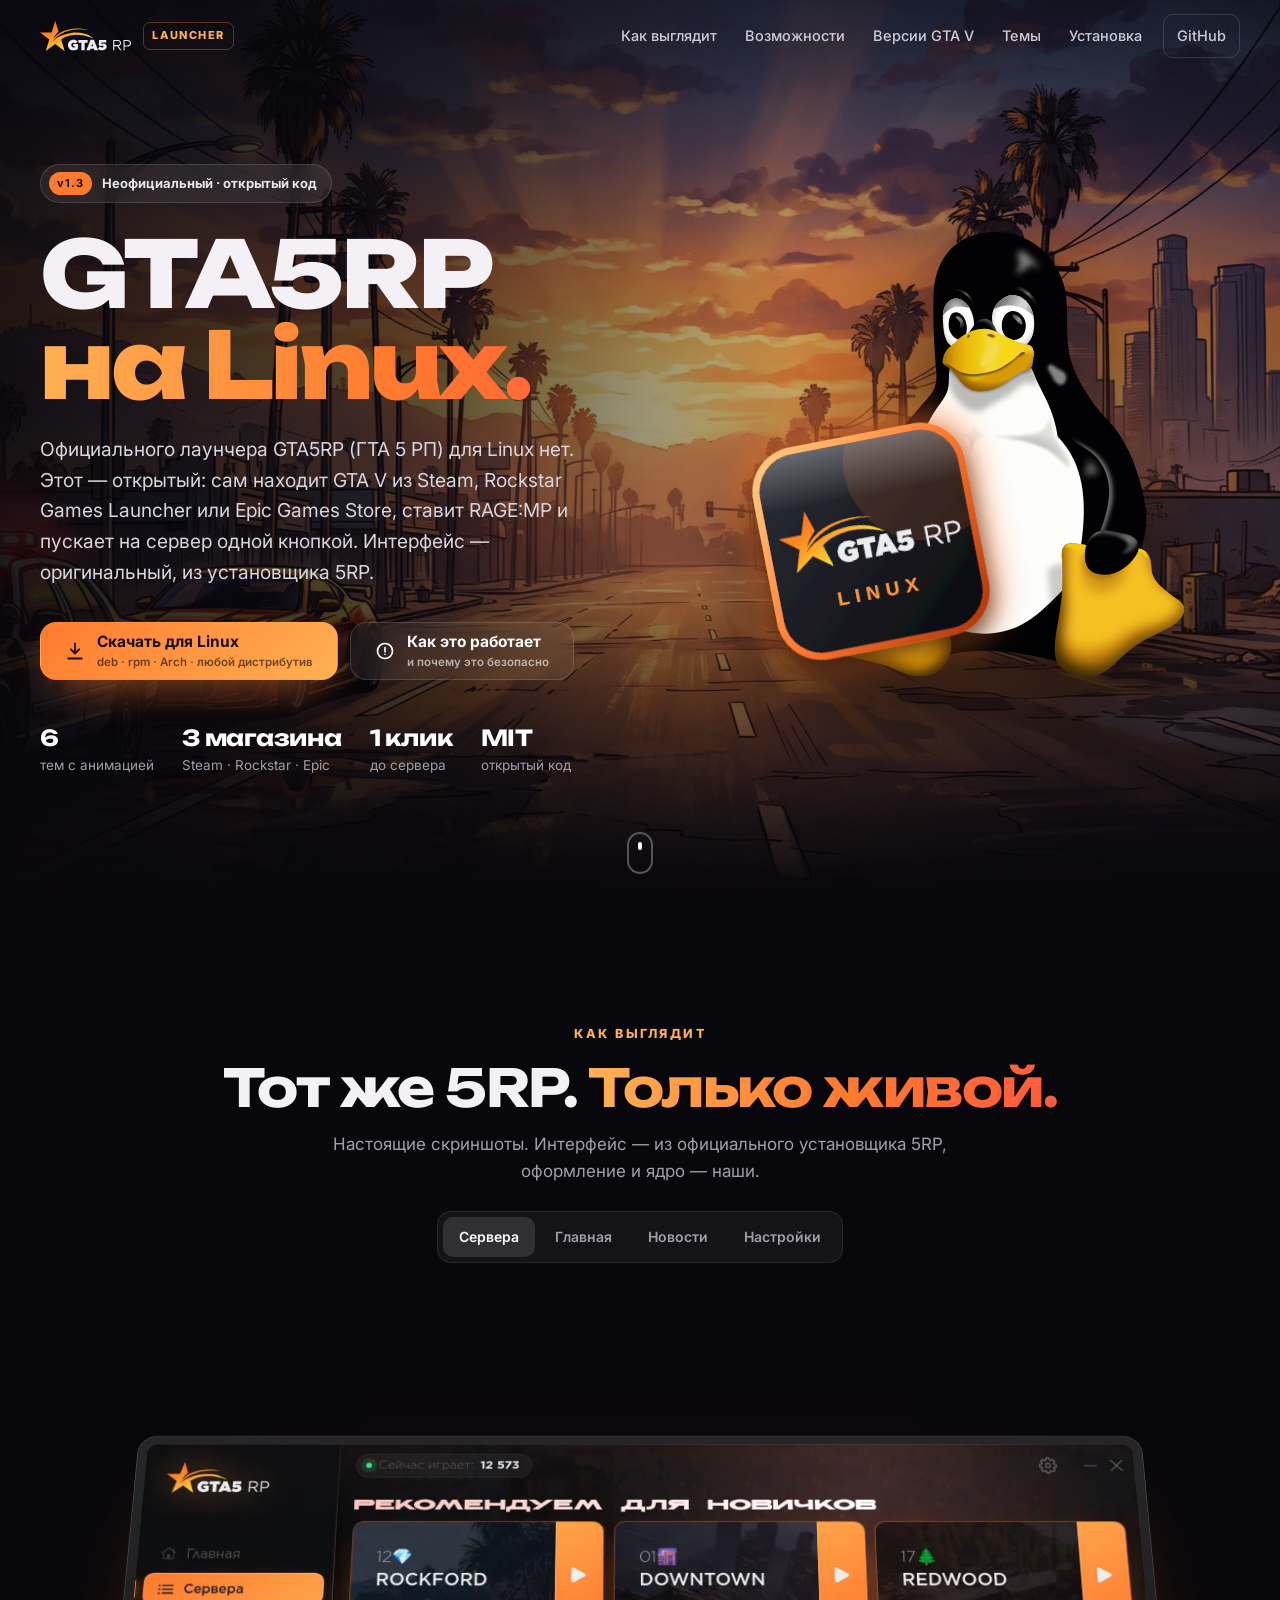
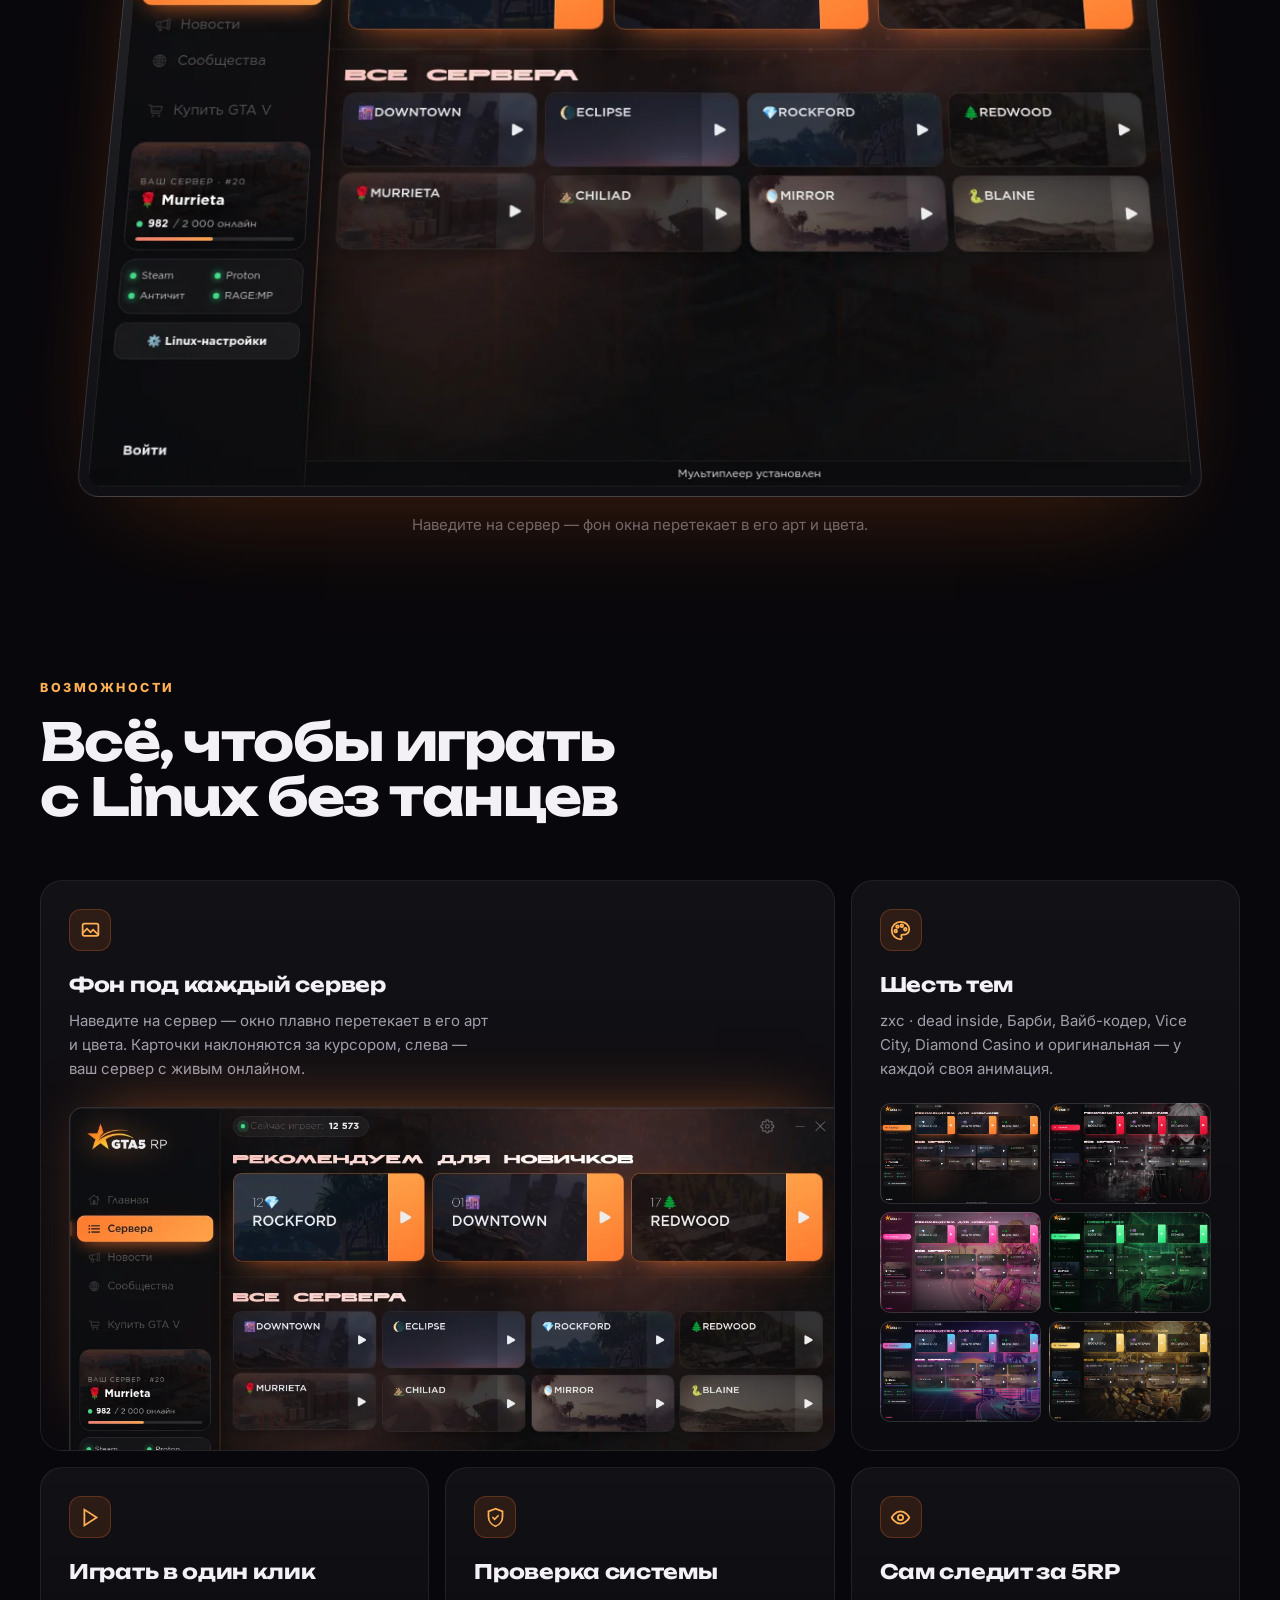
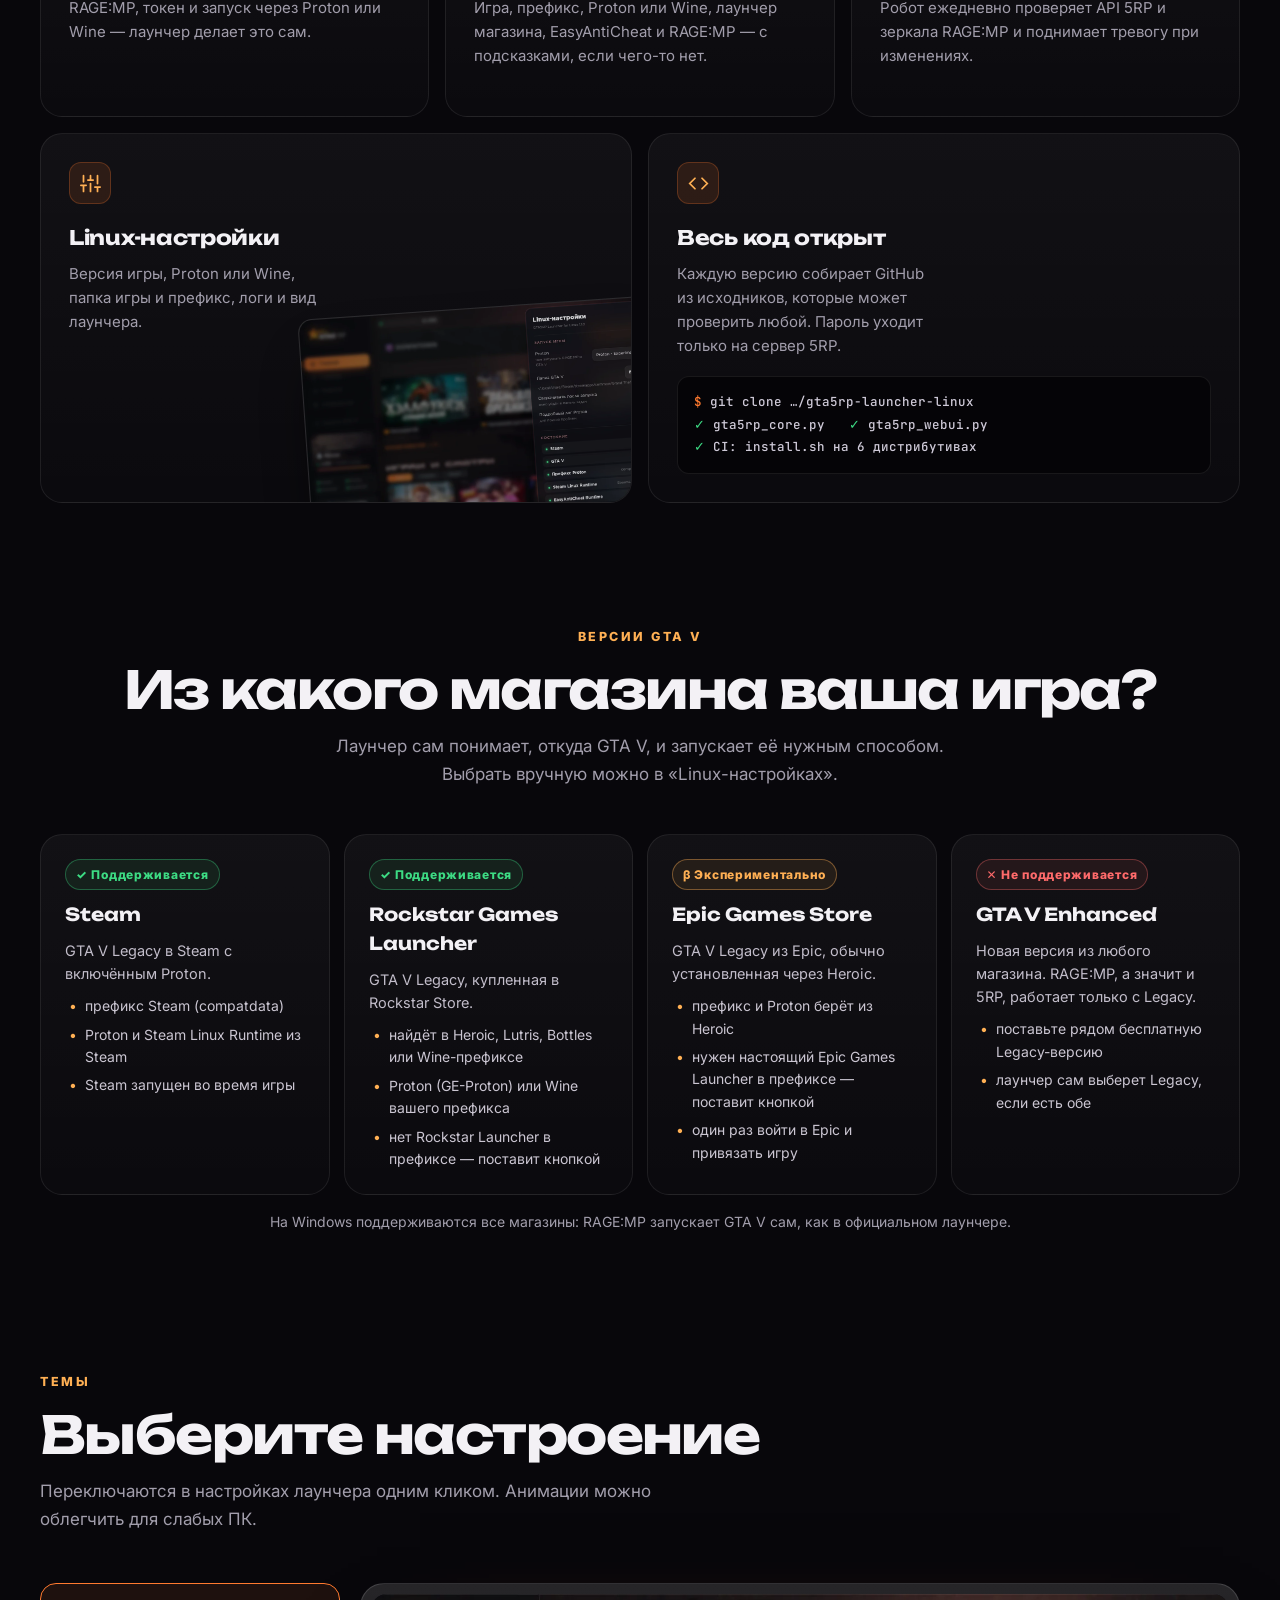
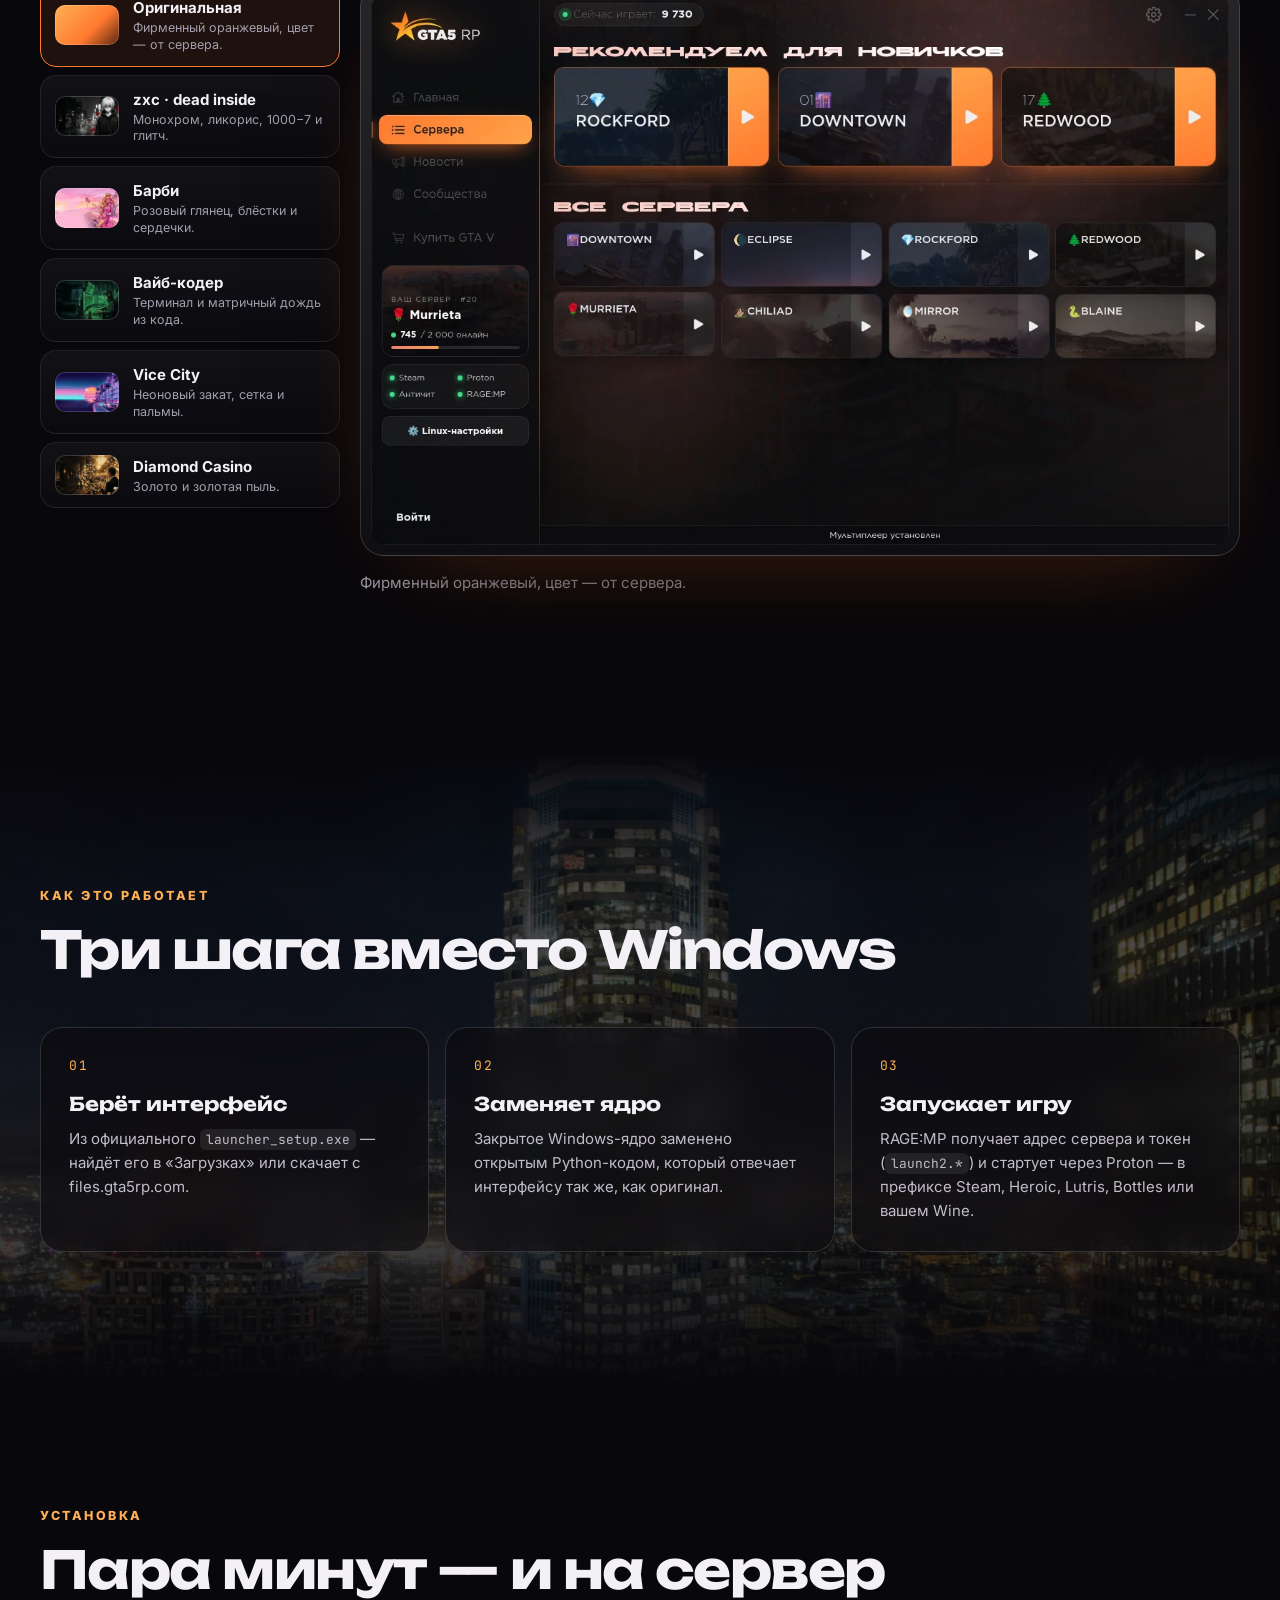
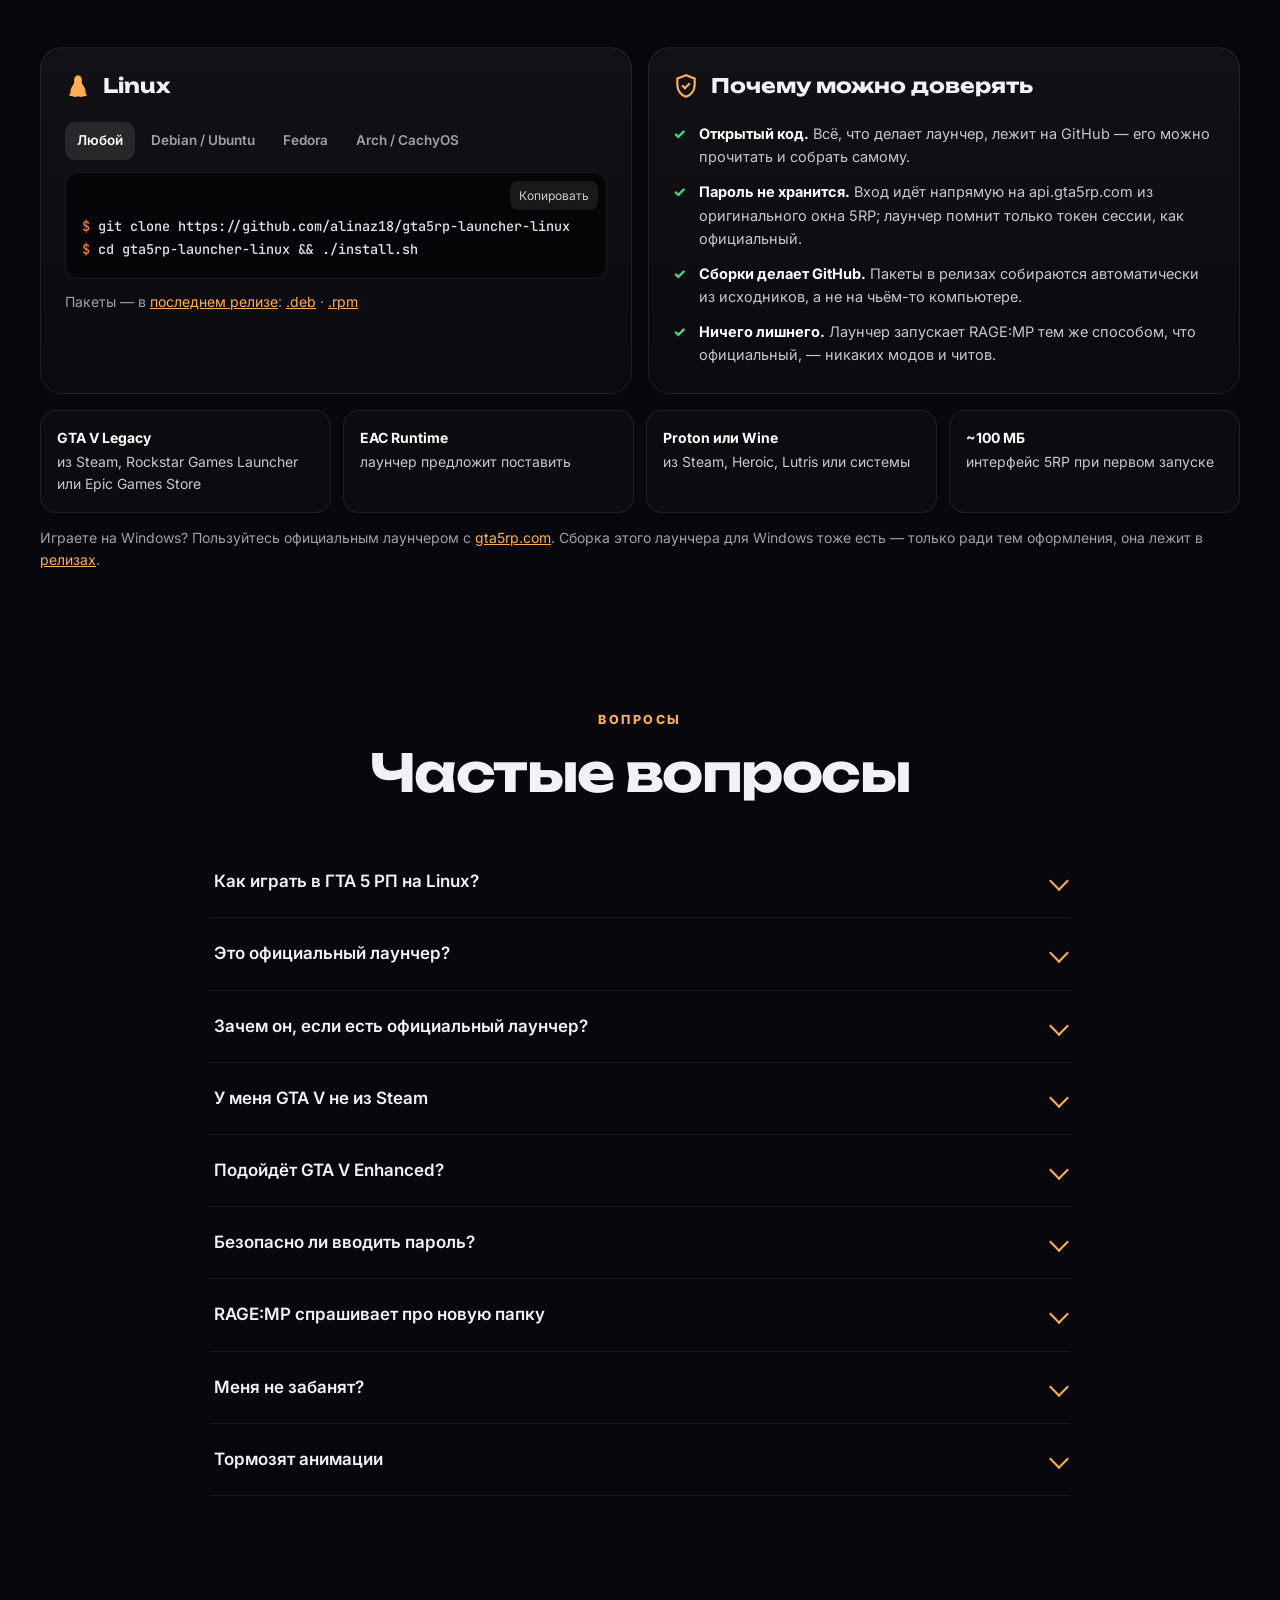
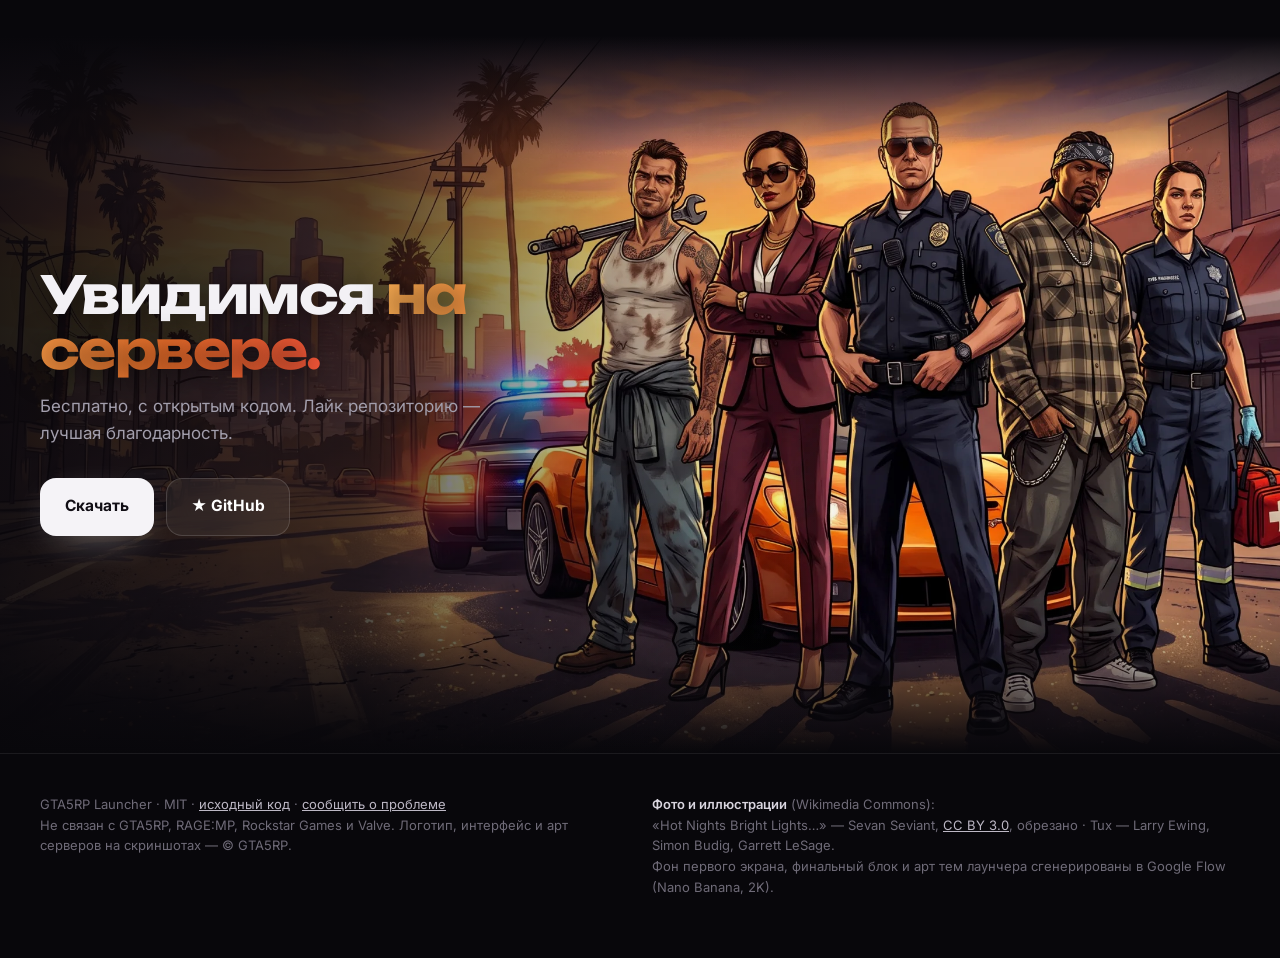
<file: docs/index.html>
<!doctype html>
<html lang="ru">
<head>
<meta charset="utf-8">
<meta name="viewport" content="width=device-width, initial-scale=1">
<title>ГТА 5 РП на Linux — лаунчер GTA5RP для Линукса (GTA 5 RP Linux)</title>
<meta name="description" content="Как играть в ГТА 5 РП (GTA5RP) на Linux: бесплатный открытый лаунчер находит GTA V из Steam, Rockstar Games Launcher или Epic Games Store, ставит RAGE:MP и пускает на сервер 5RP одной кнопкой. Ubuntu, Mint, Fedora, Arch.">
<link rel="canonical" href="https://alinaz18.github.io/gta5rp-launcher-linux/">
<meta name="robots" content="index, follow, max-image-preview:large">
<meta name="yandex-verification" content="ab14314911d88afb" />
<meta property="og:type" content="website">
<meta property="og:url" content="https://alinaz18.github.io/gta5rp-launcher-linux/">
<meta property="og:locale" content="ru_RU">
<meta property="og:site_name" content="GTA5RP Launcher for Linux">
<meta property="og:title" content="ГТА 5 РП на Linux — открытый лаунчер GTA5RP">
<meta property="og:description" content="Играй на GTA5RP с Linux: оригинальный интерфейс, живой фон под сервер, шесть тем, GTA V из Steam, Rockstar и Epic.">
<meta property="og:image" content="https://alinaz18.github.io/gta5rp-launcher-linux/shots/servers.webp">
<meta name="twitter:card" content="summary_large_image">
<meta name="theme-color" content="#08070b">
<link rel="icon" href="icon.svg" type="image/svg+xml">
<link rel="preload" as="image" href="img/hero-flow.webp">
<link rel="preconnect" href="https://fonts.googleapis.com">
<link rel="preconnect" href="https://fonts.gstatic.com" crossorigin>
<link href="https://fonts.googleapis.com/css2?family=Inter:wght@400;500;600;700;800&family=Unbounded:wght@600;700;800&family=JetBrains+Mono:wght@500&display=swap" rel="stylesheet">
<script type="application/ld+json">[{"@context": "https://schema.org", "@type": "SoftwareApplication", "name": "GTA5RP Launcher for Linux", "alternateName": ["ГТА 5 РП лаунчер для Linux", "GTA 5 RP Linux launcher"], "url": "https://alinaz18.github.io/gta5rp-launcher-linux/", "applicationCategory": "GameApplication", "operatingSystem": "Linux, Windows", "softwareVersion": "1.3.0", "license": "https://opensource.org/licenses/MIT", "inLanguage": "ru", "image": "https://alinaz18.github.io/gta5rp-launcher-linux/shots/servers.webp", "downloadUrl": "https://github.com/alinaz18/gta5rp-launcher-linux/releases/latest", "offers": {"@type": "Offer", "price": "0", "priceCurrency": "RUB"}, "description": "Открытый лаунчер GTA5RP (ГТА 5 РП) для Linux: GTA V из Steam, Rockstar или Epic, RAGE:MP и вход на сервер одной кнопкой."}, {"@context": "https://schema.org", "@type": "FAQPage", "mainEntity": [{"@type": "Question", "name": "Как играть в ГТА 5 РП на Linux?", "acceptedAnswer": {"@type": "Answer", "text": "Установите GTA V Legacy (Steam, Rockstar Games Launcher или Epic Games Store) и этот лаунчер: он сам найдёт игру и Proton, поставит RAGE:MP и подключит к серверу GTA5RP. Официального лаунчера GTA5RP для Linux нет."}}, {"@type": "Question", "name": "Какие версии GTA V подходят для GTA5RP на Linux?", "acceptedAnswer": {"@type": "Answer", "text": "GTA V Legacy из Steam и Rockstar Games Launcher; из Epic Games Store — экспериментально. GTA V Enhanced RAGE:MP не поддерживает."}}, {"@type": "Question", "name": "Это официальный лаунчер GTA5RP?", "acceptedAnswer": {"@type": "Answer", "text": "Нет. Это независимый проект с открытым кодом, не связанный с GTA5RP, RAGE Multiplayer, Rockstar Games или Valve."}}]}]</script>
<style>
:root {
  --bg: #08070b; --bg2: #0e0c12; --text: #f3f1f5; --muted: #a29eac; --dim: #6f6b78;
  --line: rgba(255,255,255,.08); --line2: rgba(255,255,255,.14);
  --or: #ff7a2f; --or2: #ffb054; --accent: #ff7a2f;
  --card: linear-gradient(180deg, rgba(255,255,255,.045), rgba(255,255,255,.015));
  --r: 22px;
}
* { box-sizing: border-box; }
html { scroll-behavior: smooth; }
body { margin: 0; background: var(--bg); color: var(--text); font: 16px/1.6 Inter, system-ui, sans-serif; -webkit-font-smoothing: antialiased; overflow-x: hidden; }
a { color: inherit; } img { display: block; max-width: 100%; }
::selection { background: var(--or); color: #140b04; }
.wrap { width: min(1200px, 100% - 40px); margin: 0 auto; }
.display { font-family: Unbounded, Inter, sans-serif; letter-spacing: -.02em; }
.grad { background: linear-gradient(92deg, var(--or2) 0%, var(--or) 55%, #ff5a3c 100%); -webkit-background-clip: text; background-clip: text; color: transparent; }

/* ---------------------------------------------------------------- навигация */
.nav { position: fixed; inset: 0 0 auto; z-index: 50; transition: background .4s, border-color .4s, backdrop-filter .4s; border-bottom: 1px solid transparent; }
.nav.solid { background: rgba(8,7,11,.72); backdrop-filter: blur(16px) saturate(1.4); border-color: var(--line); }
.nav .wrap { display: flex; align-items: center; justify-content: space-between; height: 72px; }
.brand { display: flex; align-items: center; gap: 12px; text-decoration: none; }
.brand img { height: 30px; width: auto; }
.brand em { font-style: normal; font-size: 11px; font-weight: 800; letter-spacing: .14em; color: var(--or2); padding: 4px 8px; border: 1px solid rgba(255,122,47,.35); border-radius: 7px; }
.nav .links { display: flex; align-items: center; gap: 2px; }
.nav .links a { text-decoration: none; font-size: 14.5px; font-weight: 500; color: #cfcbd6; padding: 9px 13px; border-radius: 10px; transition: color .2s, background .2s; }
.nav .links a:hover { color: #fff; background: rgba(255,255,255,.07); }
.nav .links a.gh { border: 1px solid var(--line2); margin-left: 6px; }
@media (max-width: 860px) { .nav .links a.hm { display: none; } }

/* ---------------------------------------------------------------- кнопки */
.btn { display: inline-flex; align-items: center; gap: 12px; height: 58px; padding: 0 24px; border-radius: 16px; text-decoration: none;
  font-weight: 700; font-size: 15.5px; border: 1px solid var(--line2); background: rgba(255,255,255,.06); color: #fff;
  backdrop-filter: blur(12px); transition: transform .25s cubic-bezier(.2,.8,.2,1), background .25s, box-shadow .25s; }
.btn:hover { transform: translateY(-2px); background: rgba(255,255,255,.1); }
.btn svg { width: 20px; height: 20px; flex: none; }
.btn span small { display: block; font-size: 11.5px; font-weight: 600; opacity: .62; margin-top: -2px; }
.btn.white { background: #f5f3f7; color: #110e15; border-color: transparent; box-shadow: 0 12px 40px -18px rgba(255,255,255,.6); }
.btn.white:hover { background: #fff; }
.btn.orange { background: linear-gradient(135deg, var(--or), var(--or2)); color: #170d04; border-color: transparent; box-shadow: 0 16px 44px -18px var(--or); }

/* ---------------------------------------------------------------- hero */
.hero { position: relative; min-height: 100vh; min-height: 100svh; display: flex; align-items: center; isolation: isolate; overflow: hidden; padding: 110px 0 70px; }
.hero-bg { position: absolute; inset: 0; z-index: -2; background: url(img/hero-flow.webp) 60% 55% / cover no-repeat;
  transform: scale(1.06); animation: kb 26s ease-in-out infinite alternate; will-change: transform; }
@keyframes kb { to { transform: scale(1.14) translate3d(-1.2%, -.8%, 0); } }
.hero-shade { position: absolute; inset: 0; z-index: -1;
  background:
    linear-gradient(90deg, rgba(8,7,11,.9) 0%, rgba(8,7,11,.66) 34%, rgba(8,7,11,.22) 62%, rgba(8,7,11,.45) 100%),
    linear-gradient(180deg, rgba(8,7,11,.55) 0%, rgba(8,7,11,0) 30%, rgba(8,7,11,0) 65%, var(--bg) 100%),
    radial-gradient(60% 50% at 75% 60%, rgba(255,122,47,.18), transparent 70%); }
.hero .wrap { display: grid; grid-template-columns: 1.1fr .9fr; gap: 40px; align-items: center; }
@media (max-width: 980px) { .hero .wrap { grid-template-columns: 1fr; } .hero-art { max-width: 420px; justify-self: center; order: -1; } }
@media (max-width: 600px) { .hero { padding-top: 88px; min-height: auto; align-items: flex-start; } .scroll-hint { display: none; } .hero-art { max-width: 210px; margin-bottom: -10px; } h1 { margin-top: 18px; } .facts { gap: 18px; } }
.eyebrow { display: inline-flex; align-items: center; gap: 10px; font-size: 13px; font-weight: 700; color: #e9e5ee;
  padding: 7px 14px 7px 8px; border-radius: 999px; background: rgba(255,255,255,.07); border: 1px solid var(--line2); backdrop-filter: blur(10px); }
.eyebrow b { font-size: 11px; letter-spacing: .1em; padding: 3px 8px; border-radius: 999px; background: var(--or); color: #170d04; }
h1 { font-family: Unbounded, Inter, sans-serif; font-weight: 800; font-size: clamp(46px, 7.2vw, 100px); line-height: .98; letter-spacing: -.035em; margin: 26px 0 24px; }
h1 .grad { display: block; }
.lead { font-size: clamp(17px, 1.5vw, 19.5px); color: #d9d5df; max-width: 560px; margin: 0 0 34px; }
.cta { display: flex; flex-wrap: wrap; gap: 12px; }
.facts { display: flex; flex-wrap: wrap; gap: 28px; margin-top: 40px; }
.facts div { font-size: 13.5px; color: var(--muted); }
.facts b { display: block; font-family: Unbounded, Inter, sans-serif; font-size: 22px; color: #fff; font-weight: 700; letter-spacing: -.01em; }
.hero-art { position: relative; }
.hero-art img { width: 100%; height: auto; animation: float 7s ease-in-out infinite; filter: drop-shadow(0 40px 50px rgba(0,0,0,.65)); }
@keyframes float { 50% { transform: translateY(-12px); } }
.hero-art::before { content: ""; position: absolute; inset: 14% 8% 6%; border-radius: 50%; z-index: -1;
  background: radial-gradient(circle, rgba(255,122,47,.45), transparent 66%); filter: blur(30px); }
.scroll-hint { position: absolute; left: 50%; bottom: 26px; translate: -50% 0; width: 26px; height: 42px; border-radius: 14px; border: 2px solid rgba(255,255,255,.3); }
.scroll-hint::after { content: ""; position: absolute; left: 50%; top: 8px; width: 4px; height: 8px; margin-left: -2px; border-radius: 2px; background: #fff; animation: wheel 1.8s ease-in-out infinite; }
@keyframes wheel { 60% { transform: translateY(12px); opacity: 0; } }

/* ---------------------------------------------------------------- витрина */
section { position: relative; padding: 120px 0 0; }
.kicker { display: inline-block; font-size: 12.5px; font-weight: 800; letter-spacing: .2em; text-transform: uppercase; color: var(--or2); }
h2 { font-family: Unbounded, Inter, sans-serif; font-weight: 700; font-size: clamp(30px, 4.2vw, 52px); line-height: 1.06; letter-spacing: -.03em; margin: 14px 0 16px; }
.sub { font-size: 17px; color: var(--muted); max-width: 640px; margin: 0; }
.center { text-align: center; } .center .sub { margin: 0 auto; }
.showcase { margin-top: 56px; perspective: 1800px; }
.frame { border-radius: 24px; padding: 10px; background: linear-gradient(180deg, rgba(255,255,255,.12), rgba(255,255,255,.03)); border: 1px solid var(--line2);
  box-shadow: 0 60px 140px -60px rgba(0,0,0,.95), 0 40px 120px -80px var(--accent);
  transform: rotateX(var(--tilt, 18deg)) scale(var(--sc, .94)); transform-origin: 50% 100%; transition: box-shadow .8s; will-change: transform; }
.frame-in { position: relative; border-radius: 16px; overflow: hidden; aspect-ratio: 1200/770; background: #0c0b10; }
.frame-in img { position: absolute; inset: 0; width: 100%; height: 100%; object-fit: cover; opacity: 0; transition: opacity .6s ease; }
.frame-in img.on { opacity: 1; }
.seg { display: inline-flex; gap: 4px; padding: 5px; border-radius: 14px; background: rgba(255,255,255,.05); border: 1px solid var(--line); margin-top: 26px; flex-wrap: wrap; justify-content: center; }
.seg button { all: unset; cursor: pointer; padding: 9px 16px; border-radius: 10px; font-size: 14px; font-weight: 600; color: var(--muted); transition: background .2s, color .2s; }
.seg button.on { background: rgba(255,255,255,.12); color: #fff; }
.cap { margin-top: 16px; color: var(--muted); font-size: 15px; min-height: 26px; }

/* ---------------------------------------------------------------- бенто */
.bento { display: grid; grid-template-columns: repeat(6, 1fr); grid-auto-rows: minmax(250px, auto); gap: 16px; margin-top: 56px; }
.tile { position: relative; overflow: hidden; border-radius: var(--r); border: 1px solid var(--line); background: var(--card); padding: 28px; isolation: isolate;
  transition: border-color .35s, transform .35s cubic-bezier(.2,.8,.2,1); }
.tile:hover { border-color: var(--line2); transform: translateY(-3px); }
.tile::after { content: ""; position: absolute; inset: 0; z-index: -1; opacity: 0; transition: opacity .35s;
  background: radial-gradient(400px circle at var(--px, 50%) var(--py, 0%), rgba(255,122,47,.12), transparent 65%); }
.tile:hover::after { opacity: 1; }
.tile h3 { font-family: Unbounded, Inter, sans-serif; font-size: 20px; font-weight: 700; letter-spacing: -.015em; margin: 0 0 8px; }
.tile p { margin: 0; color: var(--muted); font-size: 15px; max-width: 420px; }
.tile .ic { width: 42px; height: 42px; border-radius: 12px; display: grid; place-items: center; margin-bottom: 18px; background: rgba(255,122,47,.12); border: 1px solid rgba(255,122,47,.25); color: var(--or2); }
.tile .ic svg { width: 21px; height: 21px; }
.t-a { grid-column: span 4; grid-row: span 2; padding-bottom: 0; display: flex; flex-direction: column; }
.t-a .shot { margin-top: 26px; margin-right: -28px; flex: 1; min-height: 300px; border-radius: 14px 0 0 0; overflow: hidden; border: 1px solid var(--line2); border-right: 0; border-bottom: 0;
  background: url(shots/servers.webp) left top / cover no-repeat; box-shadow: 0 -20px 60px -30px rgba(255,122,47,.5); }
.t-b { grid-column: span 2; grid-row: span 2; display: flex; flex-direction: column; }
.t-b .swatches { margin-top: auto; display: grid; grid-template-columns: 1fr 1fr; gap: 8px; padding-top: 22px; }
.t-b .swatches i { aspect-ratio: 16/10; border-radius: 10px; background-size: cover; background-position: center; border: 1px solid var(--line2); transition: transform .35s; }
.t-b:hover .swatches i { transform: scale(1.03); }
.t-c, .t-d, .t-e { grid-column: span 2; }
.t-f { grid-column: span 3; } .t-g { grid-column: span 3; }
.t-f .shot2 { position: absolute; right: -40px; bottom: -40px; width: 62%; aspect-ratio: 1200/770; border-radius: 14px; border: 1px solid var(--line2);
  background: url(shots/settings.webp) right top / cover no-repeat; transform: rotate(-4deg); box-shadow: 0 30px 60px -20px #000; z-index: -1; opacity: .9; }
.t-g .mini { margin: 18px 0 0; padding: 14px 16px; border-radius: 12px; background: #050407; border: 1px solid var(--line); font: 500 12.5px/1.8 "JetBrains Mono", monospace; color: #cfcad8; white-space: pre; overflow: hidden; }
.t-g .mini span { color: var(--or); } .t-g .mini i { font-style: normal; color: #3ddc84; }
.t-g .shot2-unused { position: absolute; right: -40px; bottom: -40px; width: 62%; aspect-ratio: 1200/770; border-radius: 14px; border: 1px solid var(--line2);
  background: url(shots/windows.webp) left top / cover no-repeat; transform: rotate(4deg); box-shadow: 0 30px 60px -20px #000; z-index: -1; opacity: .9; }
.t-f p, .t-g p { max-width: 260px; }
@media (max-width: 940px) {
  .bento { grid-template-columns: 1fr 1fr; } .t-a, .t-b, .t-f, .t-g { grid-column: span 2; } .t-c, .t-d, .t-e { grid-column: span 1; }
  .t-b .swatches { grid-template-columns: repeat(3, 1fr); }
}
@media (max-width: 600px) { .bento { grid-template-columns: 1fr; } .t-a, .t-b, .t-c, .t-d, .t-e, .t-f, .t-g { grid-column: span 1; } }

/* ---------------------------------------------------------------- темы */
.themes { margin-top: 50px; display: grid; grid-template-columns: 300px 1fr; gap: 20px; align-items: start; }
@media (max-width: 900px) { .themes { grid-template-columns: 1fr; } }
.tlist { display: grid; gap: 8px; }
.tbtn { all: unset; cursor: pointer; display: flex; gap: 14px; align-items: center; padding: 12px 14px; border-radius: 16px; border: 1px solid var(--line); background: var(--card);
  transition: border-color .3s, background .3s; }
.tbtn:hover { background: rgba(255,255,255,.05); }
.tbtn.on { border-color: var(--c); background: color-mix(in srgb, var(--c) 9%, transparent); }
.tbtn i { width: 64px; height: 40px; border-radius: 10px; flex: none; background: var(--g); background-size: cover; background-position: 70% 40%; box-shadow: inset 0 0 0 1px rgba(255,255,255,.18); }
.tbtn b { display: block; font-size: 15px; } .tbtn small { display: block; color: var(--muted); font-size: 12.5px; line-height: 1.35; }
.tview .frame { --tilt: 0deg; --sc: 1; box-shadow: 0 50px 120px -60px #000, 0 30px 100px -70px var(--c, var(--or)); }

/* ---------------------------------------------------------------- фото-полоса */
.band { position: relative; margin-top: 140px; padding: 130px 0; isolation: isolate; overflow: hidden; }
.band-bg { position: absolute; inset: -12% 0; z-index: -2; background: url(img/la-towers.webp) center 30% / cover no-repeat; transform: translate3d(0, var(--par, 0px), 0); will-change: transform; }
.band::before { content: ""; position: absolute; inset: 0; z-index: -1;
  background: linear-gradient(180deg, var(--bg) 0%, rgba(8,7,11,.72) 22%, rgba(8,7,11,.78) 78%, var(--bg) 100%); }
.steps { display: grid; grid-template-columns: repeat(3, 1fr); gap: 16px; margin-top: 50px; }
@media (max-width: 860px) { .steps { grid-template-columns: 1fr; } }
.step { padding: 28px; border-radius: var(--r); border: 1px solid var(--line2); background: rgba(12,10,16,.62); backdrop-filter: blur(14px); }
.step .n { font-family: "JetBrains Mono", monospace; font-size: 13px; color: var(--or2); letter-spacing: .12em; }
.step h3 { font-family: Unbounded, Inter, sans-serif; font-size: 19px; margin: 12px 0 8px; font-weight: 700; }
.step p { margin: 0; color: #c2bdca; font-size: 15px; }
code { font-family: "JetBrains Mono", monospace; font-size: .86em; padding: 2px 6px; border-radius: 6px; background: rgba(255,255,255,.08); }

/* ---------------------------------------------------------------- установка */
.os { display: grid; grid-template-columns: 1fr 1fr; gap: 16px; margin-top: 50px; }
@media (max-width: 900px) { .os { grid-template-columns: 1fr; } }
.oscard { border-radius: var(--r); border: 1px solid var(--line); background: var(--card); overflow: hidden; display: flex; flex-direction: column; }
.oscard header { display: flex; align-items: center; gap: 12px; padding: 22px 24px 6px; font-family: Unbounded, Inter, sans-serif; font-weight: 700; font-size: 20px; }
.oscard header svg { width: 26px; height: 26px; color: var(--or2); }
.oscard .body { padding: 14px 24px 26px; display: flex; flex-direction: column; gap: 12px; flex: 1; }
.tabs { display: flex; gap: 4px; flex-wrap: wrap; }
.tabs button { all: unset; cursor: pointer; padding: 8px 12px; border-radius: 10px; font-size: 13.5px; font-weight: 600; color: var(--muted); }
.tabs button.on { background: rgba(255,255,255,.1); color: #fff; }
.pane { display: none; } .pane.on { display: block; }
.term { position: relative; border-radius: 14px; background: #050407; border: 1px solid var(--line); padding: 42px 16px 16px; overflow-x: auto; }
.term pre { margin: 0; font: 500 13.5px/1.75 "JetBrains Mono", monospace; color: #e5e1ea; white-space: pre; }
.term .p { color: var(--or); user-select: none; }
.copy { all: unset; position: absolute; top: 8px; right: 8px; cursor: pointer; font-size: 12px; padding: 5px 9px; border-radius: 8px; background: rgba(255,255,255,.08); color: #ccc; }
.copy:hover { background: rgba(255,255,255,.15); color: #fff; }
.note { color: var(--muted); font-size: 14px; margin: 0; }
.note a { color: var(--or2); }
.oscard .btn { width: 100%; justify-content: flex-start; }
.trust { margin: 0; padding: 0; list-style: none; display: grid; gap: 12px; }
.trust li { position: relative; padding-left: 26px; color: #c9c4d1; font-size: 14.5px; }
.trust li::before { content: "✓"; position: absolute; left: 0; top: 0; color: #3ddc84; font-weight: 800; }
.trust b { color: #fff; }
.winnote { margin-top: 14px; color: var(--muted); font-size: 14px; }
.winnote a { color: var(--or2); }
.req { display: grid; grid-template-columns: repeat(4, 1fr); gap: 12px; margin-top: 16px; }
@media (max-width: 900px) { .req { grid-template-columns: 1fr 1fr; } }
.req div { padding: 16px; border-radius: 16px; border: 1px solid var(--line); font-size: 14px; color: #cbc6d2; background: rgba(255,255,255,.02); }
.req b { display: block; color: #fff; margin-bottom: 2px; }

/* ---------------------------------------------------------------- версии GTA V */
.vers { display: grid; grid-template-columns: repeat(4, 1fr); gap: 14px; margin-top: 46px; }
@media (max-width: 1000px) { .vers { grid-template-columns: 1fr 1fr; } }
@media (max-width: 600px) { .vers { grid-template-columns: 1fr; } }
.ver { border-radius: var(--r); border: 1px solid var(--line); background: var(--card); padding: 24px; display: flex; flex-direction: column; gap: 10px; }
.ver h3 { font-family: Unbounded, Inter, sans-serif; font-size: 18px; margin: 0; font-weight: 700; }
.ver p { margin: 0; color: #c2bdca; font-size: 14.5px; }
.ver ul { margin: 0; padding: 0; list-style: none; display: grid; gap: 6px; font-size: 14px; color: #cbc6d2; }
.ver li { position: relative; padding-left: 20px; }
.ver li::before { content: "•"; position: absolute; left: 4px; color: var(--or2); }
.badge { align-self: flex-start; font-size: 12px; font-weight: 800; letter-spacing: .06em; padding: 5px 10px; border-radius: 999px; border: 1px solid; }
.badge.ok { color: #3ddc84; border-color: rgba(61,220,132,.35); background: rgba(61,220,132,.08); }
.badge.exp { color: var(--or2); border-color: rgba(255,176,84,.4); background: rgba(255,176,84,.08); }
.badge.no { color: #ff6b6b; border-color: rgba(255,107,107,.35); background: rgba(255,107,107,.08); }
.ver.off { opacity: .8; }
.vnote { margin-top: 16px; color: var(--muted); font-size: 14px; text-align: center; }

/* ---------------------------------------------------------------- faq / footer */
.faq { max-width: 860px; margin: 46px auto 0; }
details { border-bottom: 1px solid var(--line); }
summary { cursor: pointer; list-style: none; display: flex; justify-content: space-between; gap: 20px; padding: 22px 4px; font-weight: 600; font-size: 17px; }
summary::-webkit-details-marker { display: none; }
summary::after { content: ""; width: 12px; height: 12px; flex: none; margin-top: 6px; border-right: 2px solid var(--or2); border-bottom: 2px solid var(--or2); transform: rotate(45deg); transition: transform .3s; }
details[open] summary::after { transform: rotate(-135deg); }
details p { margin: -6px 4px 22px; color: var(--muted); }
.final { position: relative; margin-top: 140px; min-height: min(56vw, 760px); display: flex; align-items: center; padding: 110px 0; isolation: isolate; overflow: hidden; }
.final::before { content: ""; position: absolute; inset: 0; z-index: -1; background: url(img/final-flow.webp) 62% 30% / cover no-repeat; }
.final::after { content: ""; position: absolute; inset: 0; z-index: -1;
  background: linear-gradient(90deg, rgba(8,7,11,.9) 0%, rgba(8,7,11,.7) 28%, rgba(8,7,11,.1) 52%, transparent 70%),
              linear-gradient(180deg, var(--bg) 0%, transparent 16%, transparent 80%, var(--bg) 100%); }
.final .wrap > * { max-width: 470px; }
.final h2 { text-shadow: 0 4px 30px rgba(0,0,0,.6); }
@media (max-width: 760px) { .final { min-height: 0; padding: 340px 0 70px; } .final::before { background-position: 66% 0%; background-size: auto 360px; }
  .final::after { background: linear-gradient(180deg, transparent 0%, transparent 240px, var(--bg) 360px); } }
.final .cta { justify-content: flex-start; margin-top: 30px; }
footer { padding: 40px 0 60px; border-top: 1px solid var(--line); color: var(--dim); font-size: 13px; }
footer .wrap { display: grid; grid-template-columns: 1fr 1fr; gap: 24px; }
@media (max-width: 760px) { footer .wrap { grid-template-columns: 1fr; } }
footer a { color: #bdb8c5; }
footer b { color: #d9d5df; font-weight: 600; }

.rv { opacity: 0; transform: translateY(22px); transition: opacity .8s ease, transform .8s cubic-bezier(.2,.8,.2,1); }
.rv.in { opacity: 1; transform: none; }
@media (prefers-reduced-motion: reduce) {
  *, *::before, *::after { animation: none !important; transition: none !important; }
  .rv { opacity: 1; transform: none; } .frame { --tilt: 0deg !important; --sc: 1 !important; }
}
</style>
</head>
<body>

<nav class="nav" id="nav"><div class="wrap">
  <a class="brand" href="#top"><img src="img/5rp-logo.svg" alt="GTA5RP"><em>LAUNCHER</em></a>
  <div class="links">
    <a class="hm" href="#look">Как выглядит</a><a class="hm" href="#features">Возможности</a><a class="hm" href="#versions">Версии GTA V</a>
    <a class="hm" href="#themes">Темы</a><a class="hm" href="#install">Установка</a>
    <a class="gh" href="https://github.com/alinaz18/gta5rp-launcher-linux">GitHub</a>
  </div>
</div></nav>

<header class="hero" id="top">
  <div class="hero-bg" role="img" aria-label="Ночной Лос-Сантос с холма"></div>
  <div class="hero-shade"></div>
  <div class="wrap">
    <div>
      <span class="eyebrow rv"><b id="vtag">v1.3</b> Неофициальный · открытый код</span>
      <h1 class="rv">GTA5RP<span class="grad">на Linux.</span></h1>
      <p class="lead rv">Официального лаунчера GTA5RP (ГТА 5 РП) для Linux нет. Этот — открытый: сам находит GTA V из Steam, Rockstar Games Launcher или Epic Games Store, ставит RAGE:MP и пускает на сервер одной кнопкой. Интерфейс — оригинальный, из установщика 5RP.</p>
      <div class="cta rv">
        <a class="btn orange" href="#install">
          <svg viewBox="0 0 24 24" fill="none" stroke="currentColor" stroke-width="2.2" stroke-linecap="round" stroke-linejoin="round"><path d="M12 3v12m0 0-5-5m5 5 5-5M4 21h16"/></svg>
          <span>Скачать для Linux<small id="v1">deb · rpm · Arch · любой дистрибутив</small></span></a>
        <a class="btn" href="#how">
          <svg viewBox="0 0 24 24" fill="none" stroke="currentColor" stroke-width="2" stroke-linecap="round"><circle cx="12" cy="12" r="9"/><path d="M12 8v5m0 3h.01"/></svg>
          <span>Как это работает<small>и почему это безопасно</small></span></a>
      </div>
      <div class="facts rv">
        <div><b>6</b>тем с анимацией</div><div><b>3 магазина</b>Steam · Rockstar · Epic</div><div><b>1 клик</b>до сервера</div><div><b>MIT</b>открытый код</div>
      </div>
    </div>
    <div class="hero-art rv"><img src="img/tux-5rp.svg" alt="Tux с карточкой GTA5RP" width="600" height="580"></div>
  </div>
  <div class="scroll-hint" aria-hidden="true"></div>
</header>

<section id="look">
  <div class="wrap center">
    <span class="kicker rv">Как выглядит</span>
    <h2 class="rv">Тот же 5RP. <span class="grad">Только живой.</span></h2>
    <p class="sub rv">Настоящие скриншоты. Интерфейс — из официального установщика 5RP, оформление и ядро — наши.</p>
    <div class="seg rv" id="seg"></div>
    <div class="showcase"><div class="frame" id="frame"><div class="frame-in" id="screen"></div></div></div>
    <p class="cap" id="cap"></p>
  </div>
</section>

<section id="features">
  <div class="wrap">
    <span class="kicker rv">Возможности</span>
    <h2 class="rv">Всё, чтобы играть<br>с Linux без танцев</h2>
    <div class="bento">
      <div class="tile t-a rv">
        <div class="ic"><svg viewBox="0 0 24 24" fill="none" stroke="currentColor" stroke-width="2" stroke-linecap="round"><rect x="3" y="4" width="18" height="14" rx="2"/><path d="m3 15 5-5 4 4 3-3 6 6"/></svg></div>
        <h3>Фон под каждый сервер</h3>
        <p>Наведите на сервер — окно плавно перетекает в его арт и цвета. Карточки наклоняются за курсором, слева — ваш сервер с живым онлайном.</p>
        <div class="shot" role="img" aria-label="Скриншот: сервера"></div>
      </div>
      <div class="tile t-b rv">
        <div class="ic"><svg viewBox="0 0 24 24" fill="none" stroke="currentColor" stroke-width="2" stroke-linecap="round"><circle cx="13.5" cy="6.5" r="1.5"/><circle cx="17.5" cy="10.5" r="1.5"/><circle cx="8.5" cy="7.5" r="1.5"/><circle cx="6.5" cy="12.5" r="1.5"/><path d="M12 2a10 10 0 1 0 0 20c1 0 1.5-.8 1.5-1.6 0-.4-.2-.8-.4-1.1-.3-.3-.4-.6-.4-1 0-.9.7-1.6 1.6-1.6H16a6 6 0 0 0 6-6C22 6 17.5 2 12 2z"/></svg></div>
        <h3>Шесть тем</h3>
        <p>zxc · dead inside, Барби, Вайб-кодер, Vice City, Diamond Casino и оригинальная — у каждой своя анимация.</p>
        <div class="swatches" id="sw"></div>
      </div>
      <div class="tile t-c rv">
        <div class="ic"><svg viewBox="0 0 24 24" fill="none" stroke="currentColor" stroke-width="2" stroke-linecap="round"><path d="M5 3l14 9-14 9V3z"/></svg></div>
        <h3>Играть в один клик</h3>
        <p>RAGE:MP, токен и запуск через Proton или Wine — лаунчер делает это сам.</p>
      </div>
      <div class="tile t-d rv">
        <div class="ic"><svg viewBox="0 0 24 24" fill="none" stroke="currentColor" stroke-width="2" stroke-linecap="round"><path d="M12 2 4 5v6c0 5 3.4 9.5 8 11 4.6-1.5 8-6 8-11V5l-8-3z"/><path d="m9 12 2 2 4-4"/></svg></div>
        <h3>Проверка системы</h3>
        <p>Игра, префикс, Proton или Wine, лаунчер магазина, EasyAntiCheat и RAGE:MP — с подсказками, если чего-то нет.</p>
      </div>
      <div class="tile t-e rv">
        <div class="ic"><svg viewBox="0 0 24 24" fill="none" stroke="currentColor" stroke-width="2" stroke-linecap="round"><circle cx="12" cy="12" r="3"/><path d="M2 12s3.5-7 10-7 10 7 10 7-3.5 7-10 7S2 12 2 12z"/></svg></div>
        <h3>Сам следит за 5RP</h3>
        <p>Робот ежедневно проверяет API 5RP и зеркала RAGE:MP и поднимает тревогу при изменениях.</p>
      </div>
      <div class="tile t-f rv">
        <div class="ic"><svg viewBox="0 0 24 24" fill="none" stroke="currentColor" stroke-width="2" stroke-linecap="round"><path d="M4 21v-7M4 10V3M12 21v-9M12 8V3M20 21v-5M20 12V3M1 14h6M9 8h6M17 16h6"/></svg></div>
        <h3>Linux-настройки</h3>
        <p>Версия игры, Proton или Wine, папка игры и префикс, логи и вид лаунчера.</p>
        <div class="shot2" aria-hidden="true"></div>
      </div>
      <div class="tile t-g rv">
        <div class="ic"><svg viewBox="0 0 24 24" fill="none" stroke="currentColor" stroke-width="2" stroke-linecap="round"><path d="m16 18 6-6-6-6M8 6l-6 6 6 6"/></svg></div>
        <h3>Весь код открыт</h3>
        <p>Каждую версию собирает GitHub из исходников, которые может проверить любой. Пароль уходит только на сервер 5RP.</p>
        <pre class="mini" aria-hidden="true"><span>$</span> git clone …/gta5rp-launcher-linux
<i>✓</i> gta5rp_core.py   <i>✓</i> gta5rp_webui.py
<i>✓</i> CI: install.sh на 6 дистрибутивах</pre>
      </div>
    </div>
  </div>
</section>

<section id="versions">
  <div class="wrap center">
    <span class="kicker rv">Версии GTA V</span>
    <h2 class="rv">Из какого магазина ваша игра?</h2>
    <p class="sub rv">Лаунчер сам понимает, откуда GTA V, и запускает её нужным способом. Выбрать вручную можно в «Linux-настройках».</p>
  </div>
  <div class="wrap">
    <div class="vers">
      <div class="ver rv"><span class="badge ok">✓ Поддерживается</span><h3>Steam</h3>
        <p>GTA V Legacy в Steam с включённым Proton.</p>
        <ul><li>префикс Steam (compatdata)</li><li>Proton и Steam Linux Runtime из Steam</li><li>Steam запущен во время игры</li></ul></div>
      <div class="ver rv"><span class="badge ok">✓ Поддерживается</span><h3>Rockstar Games Launcher</h3>
        <p>GTA V Legacy, купленная в Rockstar Store.</p>
        <ul><li>найдёт в Heroic, Lutris, Bottles или Wine-префиксе</li><li>Proton (GE-Proton) или Wine вашего префикса</li><li>нет Rockstar Launcher в префиксе — поставит кнопкой</li></ul></div>
      <div class="ver rv"><span class="badge exp">β Экспериментально</span><h3>Epic Games Store</h3>
        <p>GTA V Legacy из Epic, обычно установленная через Heroic.</p>
        <ul><li>префикс и Proton берёт из Heroic</li><li>нужен настоящий Epic Games Launcher в префиксе — поставит кнопкой</li><li>один раз войти в Epic и привязать игру</li></ul></div>
      <div class="ver off rv"><span class="badge no">✕ Не поддерживается</span><h3>GTA V Enhanced</h3>
        <p>Новая версия из любого магазина. RAGE:MP, а значит и 5RP, работает только с Legacy.</p>
        <ul><li>поставьте рядом бесплатную Legacy-версию</li><li>лаунчер сам выберет Legacy, если есть обе</li></ul></div>
    </div>
    <p class="vnote rv">На Windows поддерживаются все магазины: RAGE:MP запускает GTA V сам, как в официальном лаунчере.</p>
  </div>
</section>

<section id="themes">
  <div class="wrap">
    <span class="kicker rv">Темы</span>
    <h2 class="rv">Выберите настроение</h2>
    <p class="sub rv">Переключаются в настройках лаунчера одним кликом. Анимации можно облегчить для слабых ПК.</p>
    <div class="themes rv">
      <div class="tlist" id="tlist"></div>
      <div class="tview"><div class="frame" id="tframe"><div class="frame-in" id="tscreen"></div></div><p class="cap" id="tcap"></p></div>
    </div>
  </div>
</section>

<div class="band" id="how">
  <div class="band-bg" id="bandbg"></div>
  <div class="wrap">
    <span class="kicker rv">Как это работает</span>
    <h2 class="rv">Три шага вместо Windows</h2>
    <div class="steps">
      <div class="step rv"><div class="n">01</div><h3>Берёт интерфейс</h3><p>Из официального <code>launcher_setup.exe</code> — найдёт его в «Загрузках» или скачает с files.gta5rp.com.</p></div>
      <div class="step rv"><div class="n">02</div><h3>Заменяет ядро</h3><p>Закрытое Windows-ядро заменено открытым Python-кодом, который отвечает интерфейсу так же, как оригинал.</p></div>
      <div class="step rv"><div class="n">03</div><h3>Запускает игру</h3><p>RAGE:MP получает адрес сервера и токен (<code>launch2.*</code>) и стартует через Proton — в префиксе Steam, Heroic, Lutris, Bottles или вашем Wine.</p></div>
    </div>
  </div>
</div>

<section id="install">
  <div class="wrap">
    <span class="kicker rv">Установка</span>
    <h2 class="rv">Пара минут — и на сервер</h2>
    <div class="os">
      <div class="oscard rv">
        <header><svg viewBox="0 0 24 24" fill="currentColor"><path d="M12 2c-2.2 0-3.6 2-3.6 4.6 0 1.5.3 2.6-.6 4C6.5 12.4 5 14.6 5 17c0 .6.1 1.1.3 1.6-.8.4-1.6 1-1.3 1.9.4 1.1 2.5.7 3.6 1.2 1.2.5 2.1.6 2.8-.1h3.2c.7.7 1.6.6 2.8.1 1.1-.5 3.2-.1 3.6-1.2.3-.9-.5-1.5-1.3-1.9.2-.5.3-1 .3-1.6 0-2.4-1.5-4.6-2.8-6.4-.9-1.4-.6-2.5-.6-4C15.6 4 14.2 2 12 2z"/></svg>Linux</header>
        <div class="body">
          <div class="tabs" data-g="l"><button class="on" data-t="src">Любой</button><button data-t="deb">Debian / Ubuntu</button><button data-t="rpm">Fedora</button><button data-t="arch">Arch / CachyOS</button></div>
          <div class="pane on" data-g="l" data-p="src"><div class="term"><button class="copy">Копировать</button><pre><span class="p">$ </span>git clone https://github.com/alinaz18/gta5rp-launcher-linux
<span class="p">$ </span>cd gta5rp-launcher-linux && ./install.sh</pre></div></div>
          <div class="pane" data-g="l" data-p="deb"><div class="term"><button class="copy">Копировать</button><pre><span class="p">$ </span>sudo apt install ./gta5rp-launcher_*_all.deb</pre></div></div>
          <div class="pane" data-g="l" data-p="rpm"><div class="term"><button class="copy">Копировать</button><pre><span class="p">$ </span>sudo dnf install ./gta5rp-launcher-*.noarch.rpm</pre></div></div>
          <div class="pane" data-g="l" data-p="arch"><div class="term"><button class="copy">Копировать</button><pre><span class="p">$ </span>git clone https://github.com/alinaz18/gta5rp-launcher-linux
<span class="p">$ </span>cd gta5rp-launcher-linux/packaging/aur && makepkg -si</pre></div></div>
          <p class="note">Пакеты — в <a href="https://github.com/alinaz18/gta5rp-launcher-linux/releases/latest">последнем релизе</a>: <a href="#" class="asset" data-ext="_all.deb">.deb</a> · <a href="#" class="asset" data-ext=".noarch.rpm">.rpm</a></p>
        </div>
      </div>
      <div class="oscard rv">
        <header><svg viewBox="0 0 24 24" fill="none" stroke="currentColor" stroke-width="2" stroke-linecap="round"><path d="M12 2 4 5v6c0 5 3.4 9.5 8 11 4.6-1.5 8-6 8-11V5l-8-3z"/><path d="m9 12 2 2 4-4"/></svg>Почему можно доверять</header>
        <div class="body">
          <ul class="trust">
            <li><b>Открытый код.</b> Всё, что делает лаунчер, лежит на GitHub — его можно прочитать и собрать самому.</li>
            <li><b>Пароль не хранится.</b> Вход идёт напрямую на api.gta5rp.com из оригинального окна 5RP; лаунчер помнит только токен сессии, как официальный.</li>
            <li><b>Сборки делает GitHub.</b> Пакеты в релизах собираются автоматически из исходников, а не на чьём-то компьютере.</li>
            <li><b>Ничего лишнего.</b> Лаунчер запускает RAGE:MP тем же способом, что официальный, — никаких модов и читов.</li>
          </ul>
        </div>
      </div>
    </div>
    <div class="req rv">
      <div><b>GTA V Legacy</b>из Steam, Rockstar Games Launcher или Epic Games Store</div>
      <div><b>EAC Runtime</b>лаунчер предложит поставить</div>
      <div><b>Proton или Wine</b>из Steam, Heroic, Lutris или системы</div>
      <div><b>~100 МБ</b>интерфейс 5RP при первом запуске</div>
    </div>
    <p class="winnote rv">Играете на Windows? Пользуйтесь официальным лаунчером с <a href="https://gta5rp.com">gta5rp.com</a>. Сборка этого лаунчера для Windows тоже есть — только ради тем оформления, она лежит в <a href="https://github.com/alinaz18/gta5rp-launcher-linux/releases/latest">релизах</a>.</p>
  </div>
</section>

<section id="faq">
  <div class="wrap center"><span class="kicker rv">Вопросы</span><h2 class="rv">Частые вопросы</h2></div>
  <div class="wrap faq">
    <details class="rv"><summary>Как играть в ГТА 5 РП на Linux?</summary><p>Установите GTA V Legacy (Steam, Rockstar Games Launcher или Epic Games Store) и этот лаунчер: он сам найдёт игру и Proton, поставит RAGE:MP и подключит к серверу GTA5RP. Официального лаунчера GTA5RP для Linux нет. Подходят Ubuntu, Linux Mint, Debian, Fedora, Arch и другие дистрибутивы.</p></details>
    <details class="rv"><summary>Это официальный лаунчер?</summary><p>Нет. Это независимый проект с открытым кодом, не связанный с GTA5RP, RAGE Multiplayer, Rockstar Games или Valve.</p></details>
    <details class="rv"><summary>Зачем он, если есть официальный лаунчер?</summary><p>Официальный лаунчер 5RP работает только на Windows. Этот — для тех, кто играет на Linux: он делает то же самое, но через Proton или Wine. На Windows проще пользоваться официальным.</p></details>
    <details class="rv"><summary>У меня GTA V не из Steam</summary><p>Подходят версии из Rockstar Games Launcher и Epic Games Store. Лаунчер сам находит их в Heroic, Lutris, Bottles и обычных Wine-префиксах; если не нашёл — укажите папку игры и префикс в «Linux-настройках». Для Epic-версии в том же префиксе нужен настоящий Epic Games Launcher: лаунчер поставит его кнопкой, а вы один раз войдёте в аккаунт.</p></details>
    <details class="rv"><summary>Подойдёт GTA V Enhanced?</summary><p>Нет — RAGE:MP работает только с GTA V Legacy. Её можно бесплатно поставить рядом, если у вас есть Enhanced: в Steam это отдельная игра «Grand Theft Auto V Legacy», в Rockstar и Epic — отдельный вариант установки.</p></details>
    <details class="rv"><summary>Безопасно ли вводить пароль?</summary><p>Вход происходит в оригинальном окне 5RP и уходит напрямую на api.gta5rp.com — как в официальном лаунчере. Лаунчер сохраняет только токен сессии (его можно сбросить кнопкой «Выйти»). Весь код открыт на GitHub.</p></details>
    <details class="rv"><summary>RAGE:MP спрашивает про новую папку</summary><p>Это обычная проверка RAGE:MP при первом запуске — нажмите «OK». Если на Linux он спросит папку GTA V — выберите диск G:.</p></details>
    <details class="rv"><summary>Меня не забанят?</summary><p>Лаунчер делает то же, что официальный: передаёт адрес сервера и токен в RAGE:MP, античит работает как обычно. Гарантий нет — решения о блокировках принимает администрация 5RP.</p></details>
    <details class="rv"><summary>Тормозят анимации</summary><p>Настройки лаунчера → «Оформление» → анимации «Лёгкие» или «Выкл».</p></details>
  </div>
</section>

<div class="final">
  <div class="wrap">
    <h2 class="rv">Увидимся <span class="grad">на сервере.</span></h2>
    <p class="sub rv">Бесплатно, с открытым кодом. Лайк репозиторию — лучшая благодарность.</p>
    <div class="cta rv">
      <a class="btn white" href="#install">Скачать</a>
      <a class="btn" href="https://github.com/alinaz18/gta5rp-launcher-linux">★ GitHub</a>
    </div>
  </div>
</div>

<footer><div class="wrap">
  <div>GTA5RP Launcher · MIT · <a href="https://github.com/alinaz18/gta5rp-launcher-linux">исходный код</a> · <a href="https://github.com/alinaz18/gta5rp-launcher-linux/issues">сообщить о проблеме</a><br>
    Не связан с GTA5RP, RAGE:MP, Rockstar Games и Valve. Логотип, интерфейс и арт серверов на скриншотах — © GTA5RP.</div>
  <div><b>Фото и иллюстрации</b> (Wikimedia Commons):<br>
    «Hot Nights Bright Lights…» — Sevan Seviant, <a href="https://creativecommons.org/licenses/by/3.0/">CC BY 3.0</a>, обрезано ·
    Tux — Larry Ewing, Simon Budig, Garrett LeSage.<br>
    Фон первого экрана, финальный блок и арт тем лаунчера сгенерированы в Google Flow (Nano Banana, 2K).</div>
</div></footer>

<script>
(() => {
  const $ = (s, r = document) => r.querySelector(s), $$ = (s, r = document) => [...r.querySelectorAll(s)];
  const reduce = matchMedia('(prefers-reduced-motion: reduce)').matches;

  // навигация становится плотной после первого экрана
  const nav = $('#nav');
  const onScroll = () => nav.classList.toggle('solid', scrollY > 40);
  addEventListener('scroll', onScroll, { passive: true }); onScroll();

  // ---------- витрина скриншотов
  const SHOTS = [
    ['servers', 'Сервера', 'Наведите на сервер — фон окна перетекает в его арт и цвета.'],
    ['home', 'Главная', 'Главная 5RP: новости, видео, «Ваш сервер» с онлайном и индикаторы системы.'],
    ['news', 'Новости', 'Новости 5RP в стеклянном оформлении.'],
    ['settings', 'Настройки', 'Linux-настройки: версия игры, Proton или Wine, папка GTA V, проверка системы, темы.'],
  ];
  function gallery(screen, cap, items, prefix, seg) {
    screen.innerHTML = items.map(([k, t], i) => `<img src="shots/${prefix}${k}.webp" alt="${t}" ${i ? 'loading="lazy"' : ''}>`).join('');
    if (seg) seg.innerHTML = items.map(([, t], i) => `<button data-i="${i}">${t}</button>`).join('');
    const show = (i) => {
      $$('img', screen).forEach((im, j) => im.classList.toggle('on', i === j));
      seg && $$('button', seg).forEach((b, j) => b.classList.toggle('on', i === j));
      cap.textContent = items[i][2];
    };
    seg && seg.addEventListener('click', (e) => { const b = e.target.closest('button'); if (b) show(+b.dataset.i); });
    show(0); return show;
  }
  gallery($('#screen'), $('#cap'), SHOTS, '', $('#seg'));

  // наклонённая витрина выпрямляется по мере прокрутки
  const frame = $('#frame');
  function tilt() {
    const r = frame.getBoundingClientRect(), h = innerHeight;
    const p = Math.min(1, Math.max(0, (h - r.top) / (h * .75)));
    frame.style.setProperty('--tilt', (18 * (1 - p)).toFixed(2) + 'deg');
    frame.style.setProperty('--sc', (.94 + .06 * p).toFixed(3));
  }

  // параллакс фото-полосы
  const band = $('#how'), bandbg = $('#bandbg');
  function parallax() {
    const r = band.getBoundingClientRect();
    if (r.bottom < 0 || r.top > innerHeight) return;
    bandbg.style.setProperty('--par', ((r.top + r.height / 2 - innerHeight / 2) * -.12).toFixed(1) + 'px');
  }
  let ticking = false;
  addEventListener('scroll', () => {
    if (ticking || reduce) return; ticking = true;
    requestAnimationFrame(() => { tilt(); parallax(); ticking = false; });
  }, { passive: true });
  if (!reduce) { tilt(); parallax(); }

  // ---------- темы
  const THEMES = [
    ['original', 'Оригинальная', 'Фирменный оранжевый, цвет — от сервера.', '#ff7a2f', 'linear-gradient(135deg,#ffb054,#ff7a2f 60%,#5a2410)'],
    ['zxc', 'zxc · dead inside', 'Монохром, ликорис, 1000−7 и глитч.', '#e10a32', 'linear-gradient(135deg,#3a3a3a,#0a0a0a 55%,#e10a32)'],
    ['barbie', 'Барби', 'Розовый глянец, блёстки и сердечки.', '#ff2d9b', 'linear-gradient(135deg,#ffc2e6,#ff2d9b)'],
    ['vibe', 'Вайб-кодер', 'Терминал и матричный дождь из кода.', '#22e57a', 'linear-gradient(135deg,#031a0c,#22e57a)'],
    ['vice', 'Vice City', 'Неоновый закат, сетка и пальмы.', '#ff3fa4', 'linear-gradient(135deg,#36e2ff,#ff3fa4)'],
    ['casino', 'Diamond Casino', 'Золото и золотая пыль.', '#e8b84a', 'linear-gradient(135deg,#fff0bf,#e8b84a 50%,#5b4310)'],
  ];
  const tlist = $('#tlist');
  tlist.innerHTML = THEMES.map(([k, n, d, c, g], i) => `<button class="tbtn" data-i="${i}" style="--c:${c};--g:${k === 'original' ? g : `url(img/themes/${k}.webp)`}"><i></i><span><b>${n}</b><small>${d}</small></span></button>`).join('');
  const tshow = gallery($('#tscreen'), $('#tcap'), THEMES.map(([k, n, d]) => [k, n, d]), 'themes-');
  const pick = (i) => { tshow(i); $$('.tbtn', tlist).forEach((b, j) => b.classList.toggle('on', i === j)); $('#tframe').style.setProperty('--c', THEMES[i][3]); };
  tlist.addEventListener('click', (e) => { const b = e.target.closest('.tbtn'); if (b) pick(+b.dataset.i); });
  pick(0);
  $('#sw').innerHTML = THEMES.map(([k]) => `<i style="background-image:url(shots/themes-${k}.webp)"></i>`).join('');

  // подсветка плиток за курсором
  $$('.tile').forEach((t) => t.addEventListener('pointermove', (e) => {
    const r = t.getBoundingClientRect(); t.style.setProperty('--px', e.clientX - r.left + 'px'); t.style.setProperty('--py', e.clientY - r.top + 'px');
  }));

  // появление
  const io = new IntersectionObserver((es) => es.forEach((e) => { if (e.isIntersecting) { e.target.classList.add('in'); io.unobserve(e.target); } }), { threshold: .12, rootMargin: '0px 0px -40px 0px' });
  $$('.rv').forEach((el) => { const sib = [...el.parentElement.children].filter((x) => x.classList.contains('rv')); el.style.transitionDelay = Math.min(sib.indexOf(el), 5) * 70 + 'ms'; io.observe(el); });

  // вкладки и копирование
  $$('.tabs').forEach((tabs) => tabs.addEventListener('click', (e) => {
    const b = e.target.closest('button'); if (!b) return;
    $$('button', tabs).forEach((x) => x.classList.toggle('on', x === b));
    $$(`.pane[data-g="${tabs.dataset.g}"]`).forEach((p) => p.classList.toggle('on', p.dataset.p === b.dataset.t));
  }));
  $$('.copy').forEach((b) => b.addEventListener('click', async () => {
    const t = $('pre', b.parentElement).innerText.replace(/^\$ /gm, '');
    try { await navigator.clipboard.writeText(t); b.textContent = 'Скопировано ✓'; } catch { b.textContent = 'Выделите вручную'; }
    setTimeout(() => { b.textContent = 'Копировать'; }, 1600);
  }));

  // прямые ссылки на файлы последнего релиза
  fetch('https://api.github.com/repos/alinaz18/gta5rp-launcher-linux/releases/latest').then((r) => r.ok ? r.json() : null).then((j) => {
    if (!j) return;
    const find = (ext) => (j.assets || []).find((a) => a.name.endsWith(ext));
    $$('.asset').forEach((a) => { const f = find(a.dataset.ext); if (f) a.href = f.browser_download_url; });
    $('#vtag').textContent = j.tag_name.replace(/\.0$/, '');
    $('#v1').textContent = `${j.tag_name} · deb · rpm · Arch · любой дистрибутив`;
  }).catch(() => {});
})();
</script>
</body>
</html>
</file>
